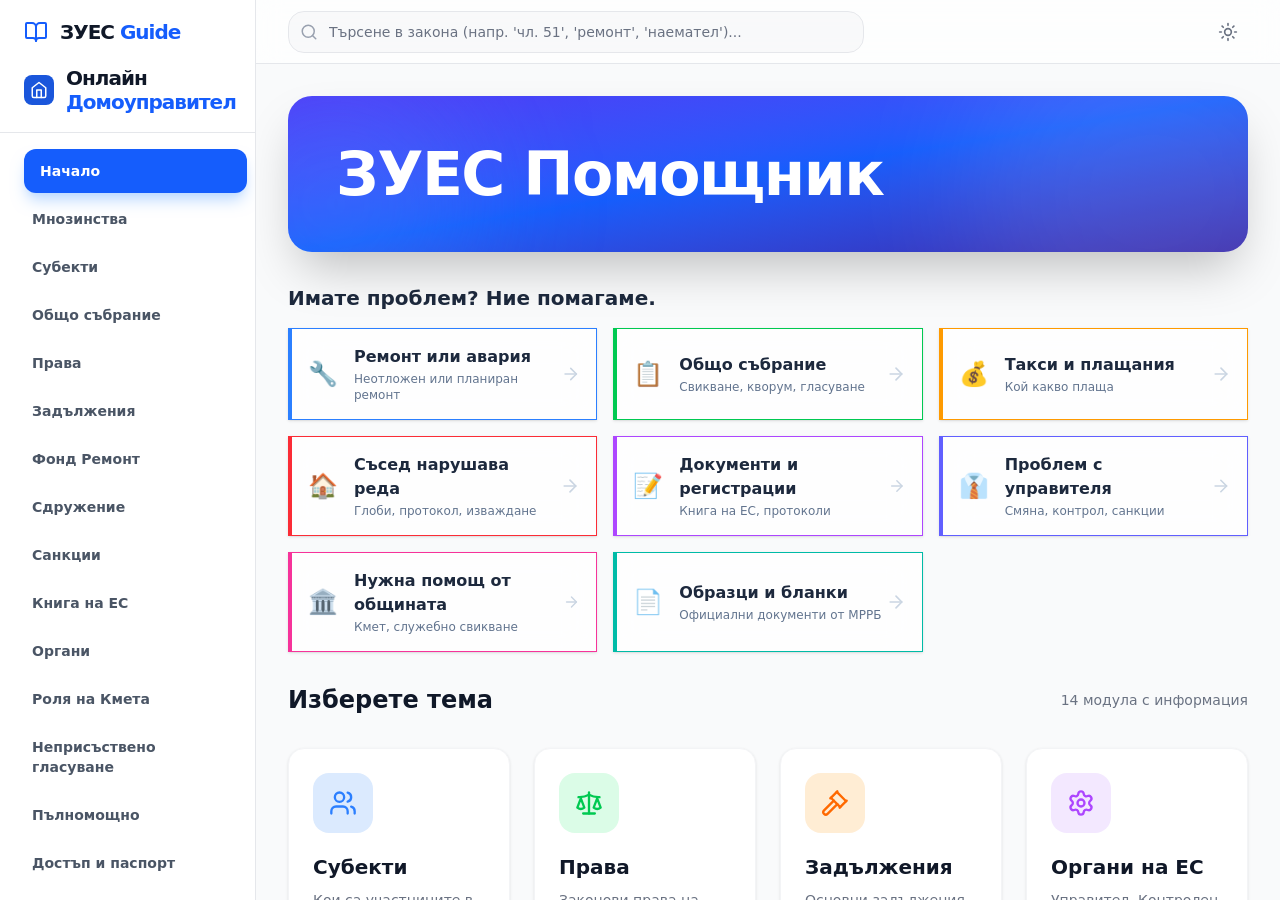
<file: guide/index.html>
<!doctype html>
<html lang="en">
  <head>
    <meta charset="UTF-8" />
    <link rel="icon" type="image/svg+xml" href="./favicon.svg" />
    <meta name="viewport" content="width=device-width, initial-scale=1.0" />
    <title>guide</title>
    <script type="module" crossorigin src="./assets/index-BDkBcol9.js"></script>
    <link rel="stylesheet" crossorigin href="./assets/index-DOnbQVn1.css">
  </head>
  <body>
    <div id="root"></div>
  </body>
</html>
</file>
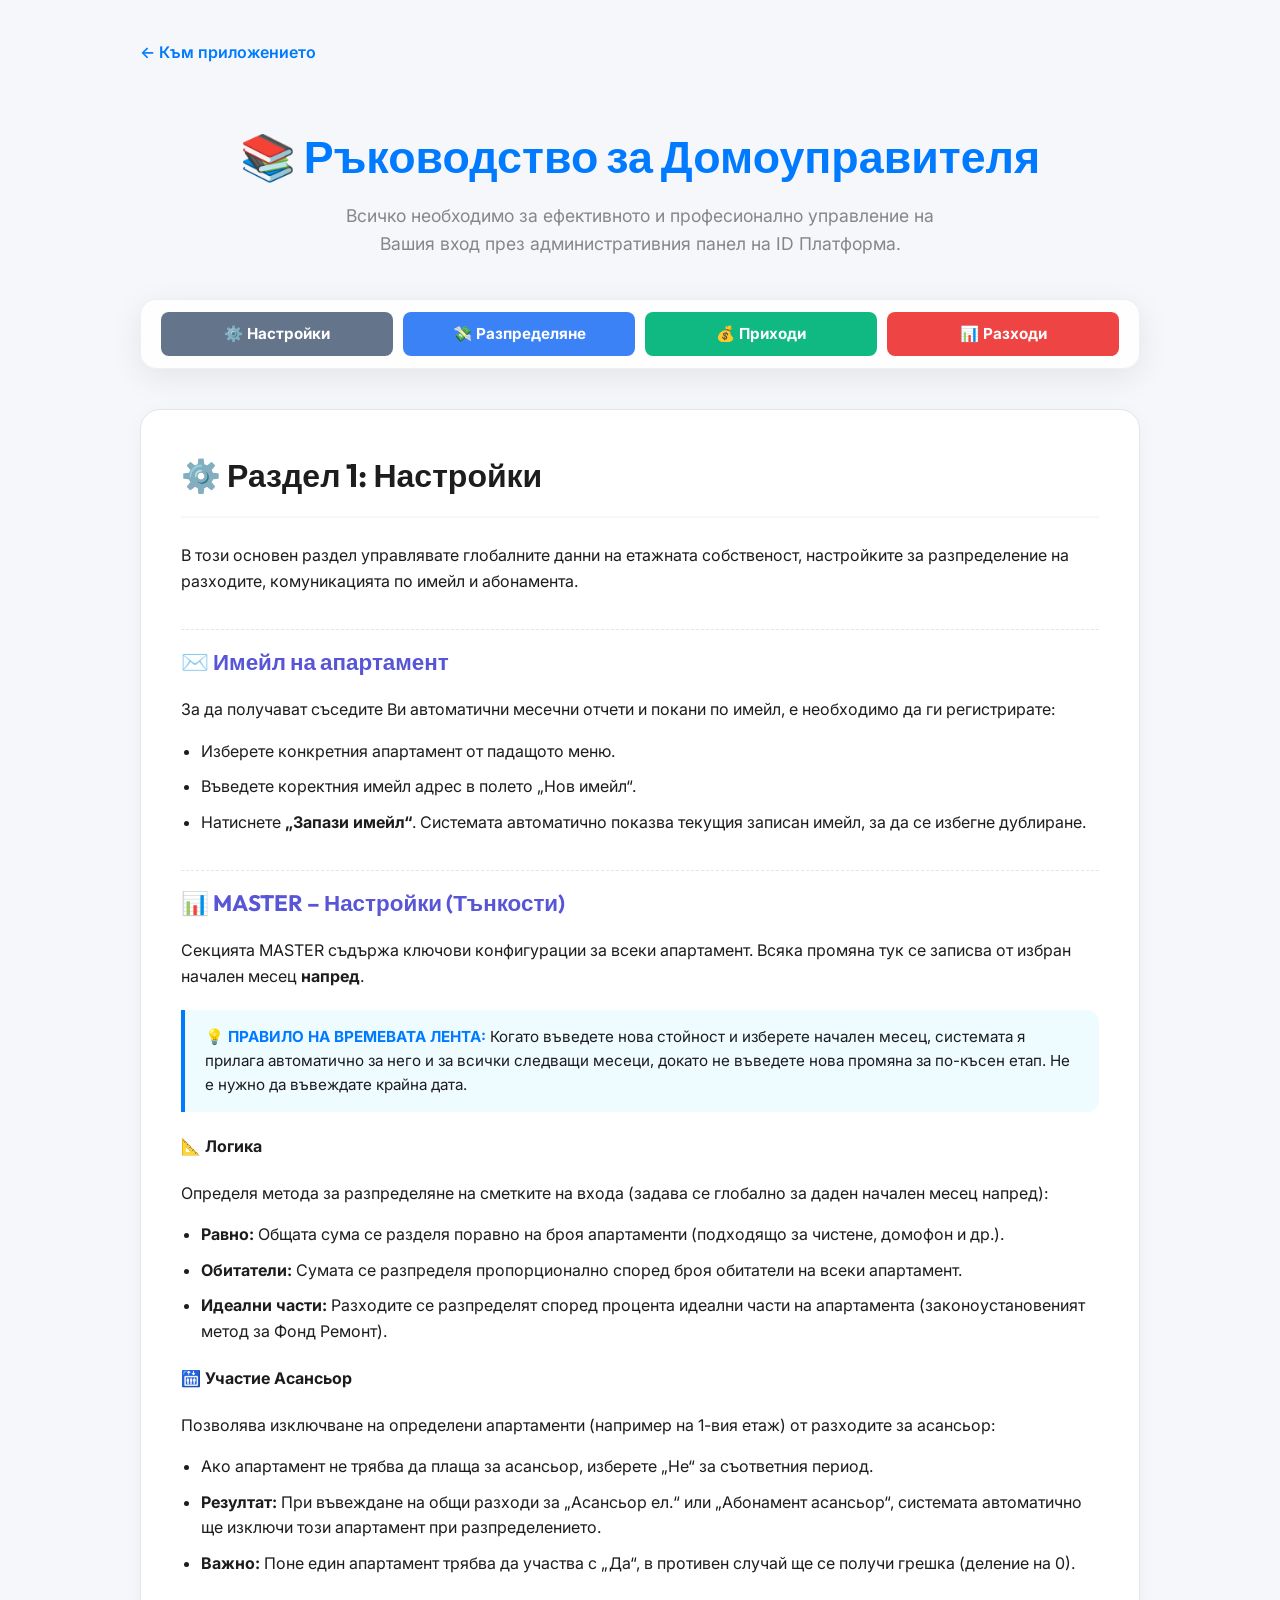
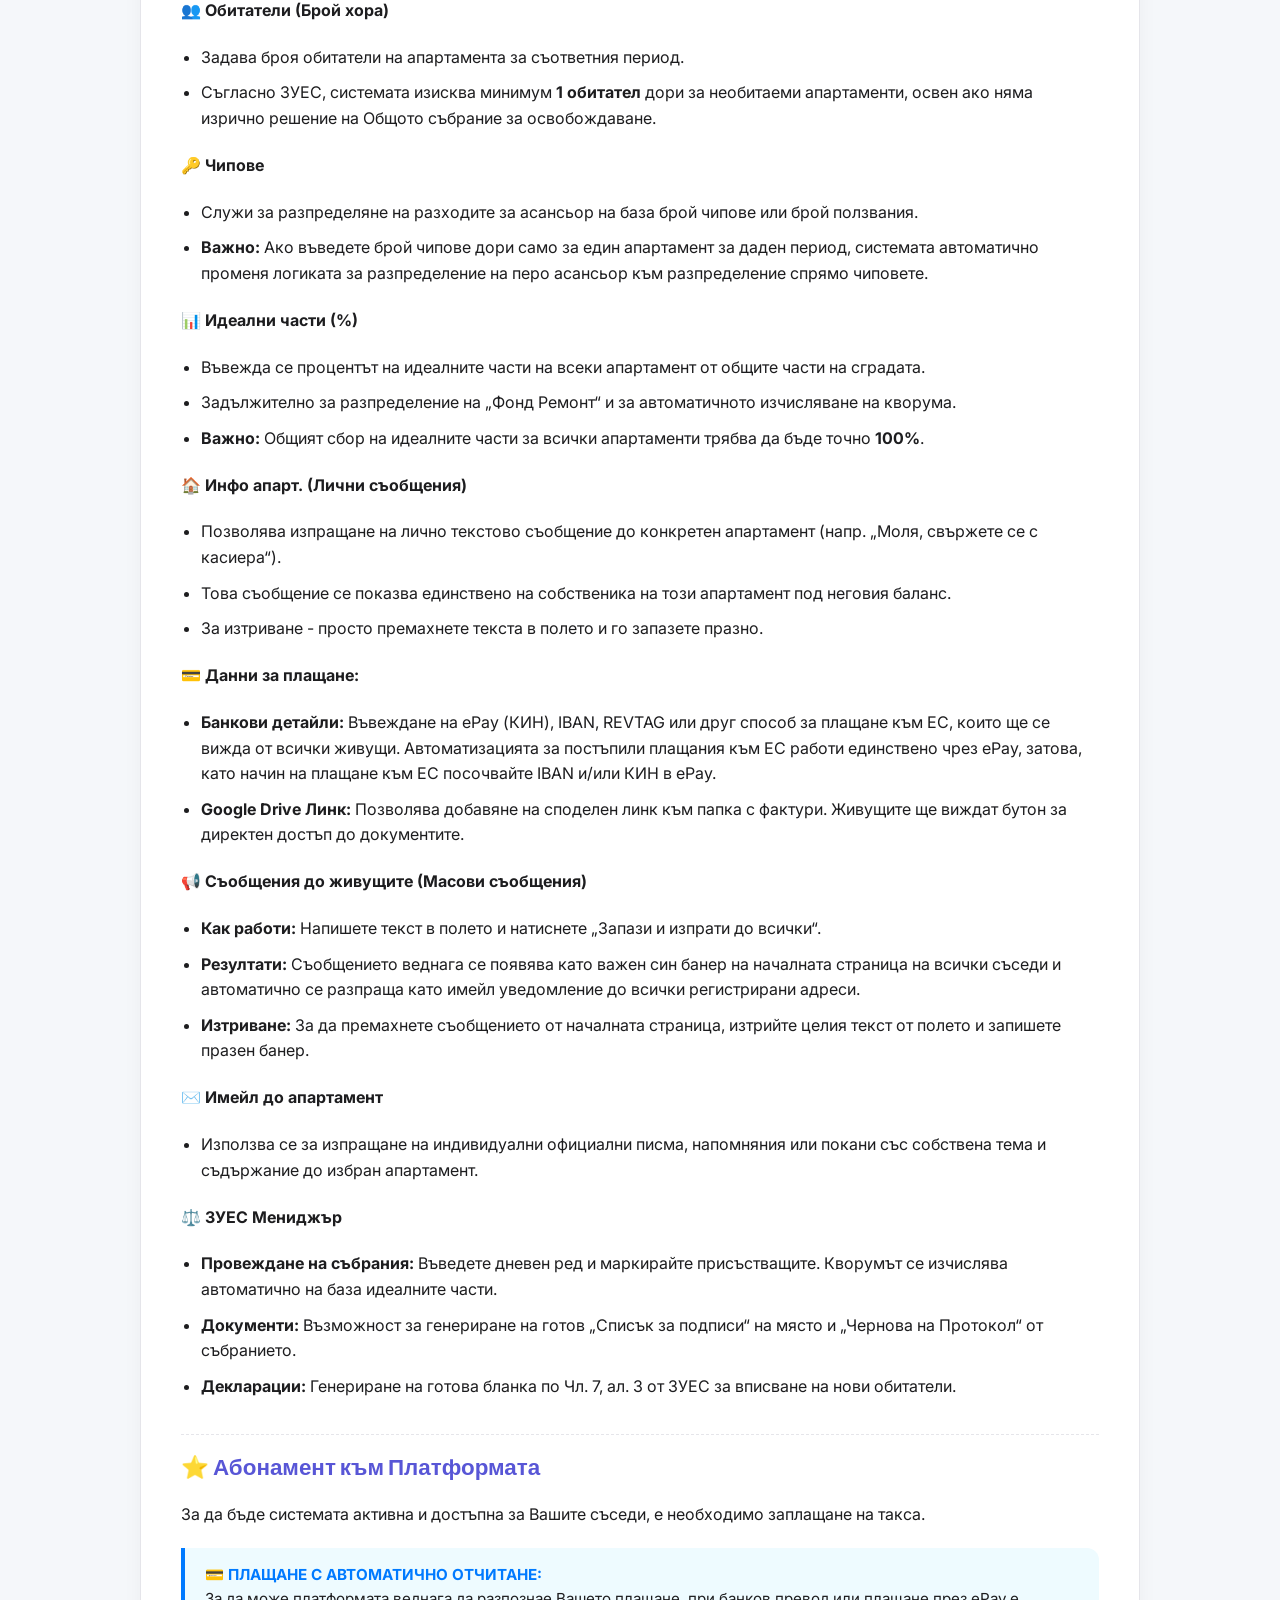
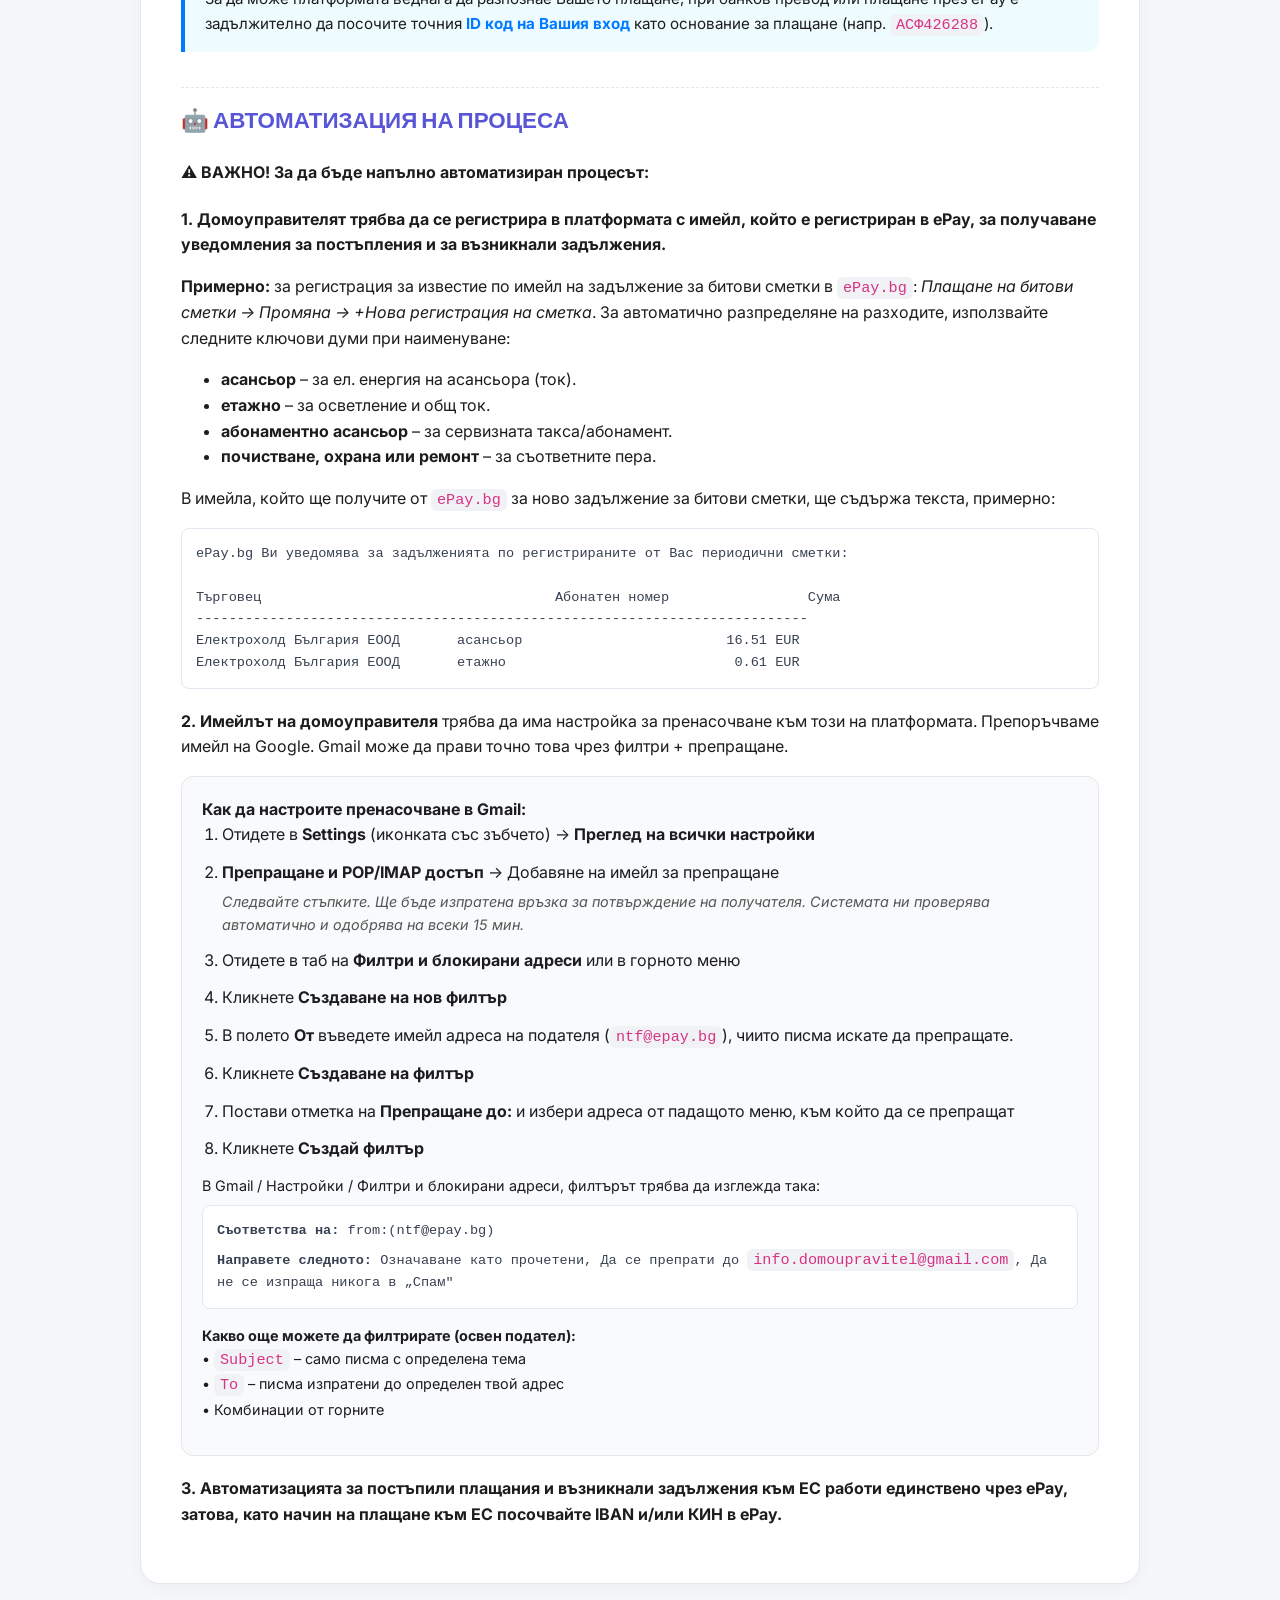
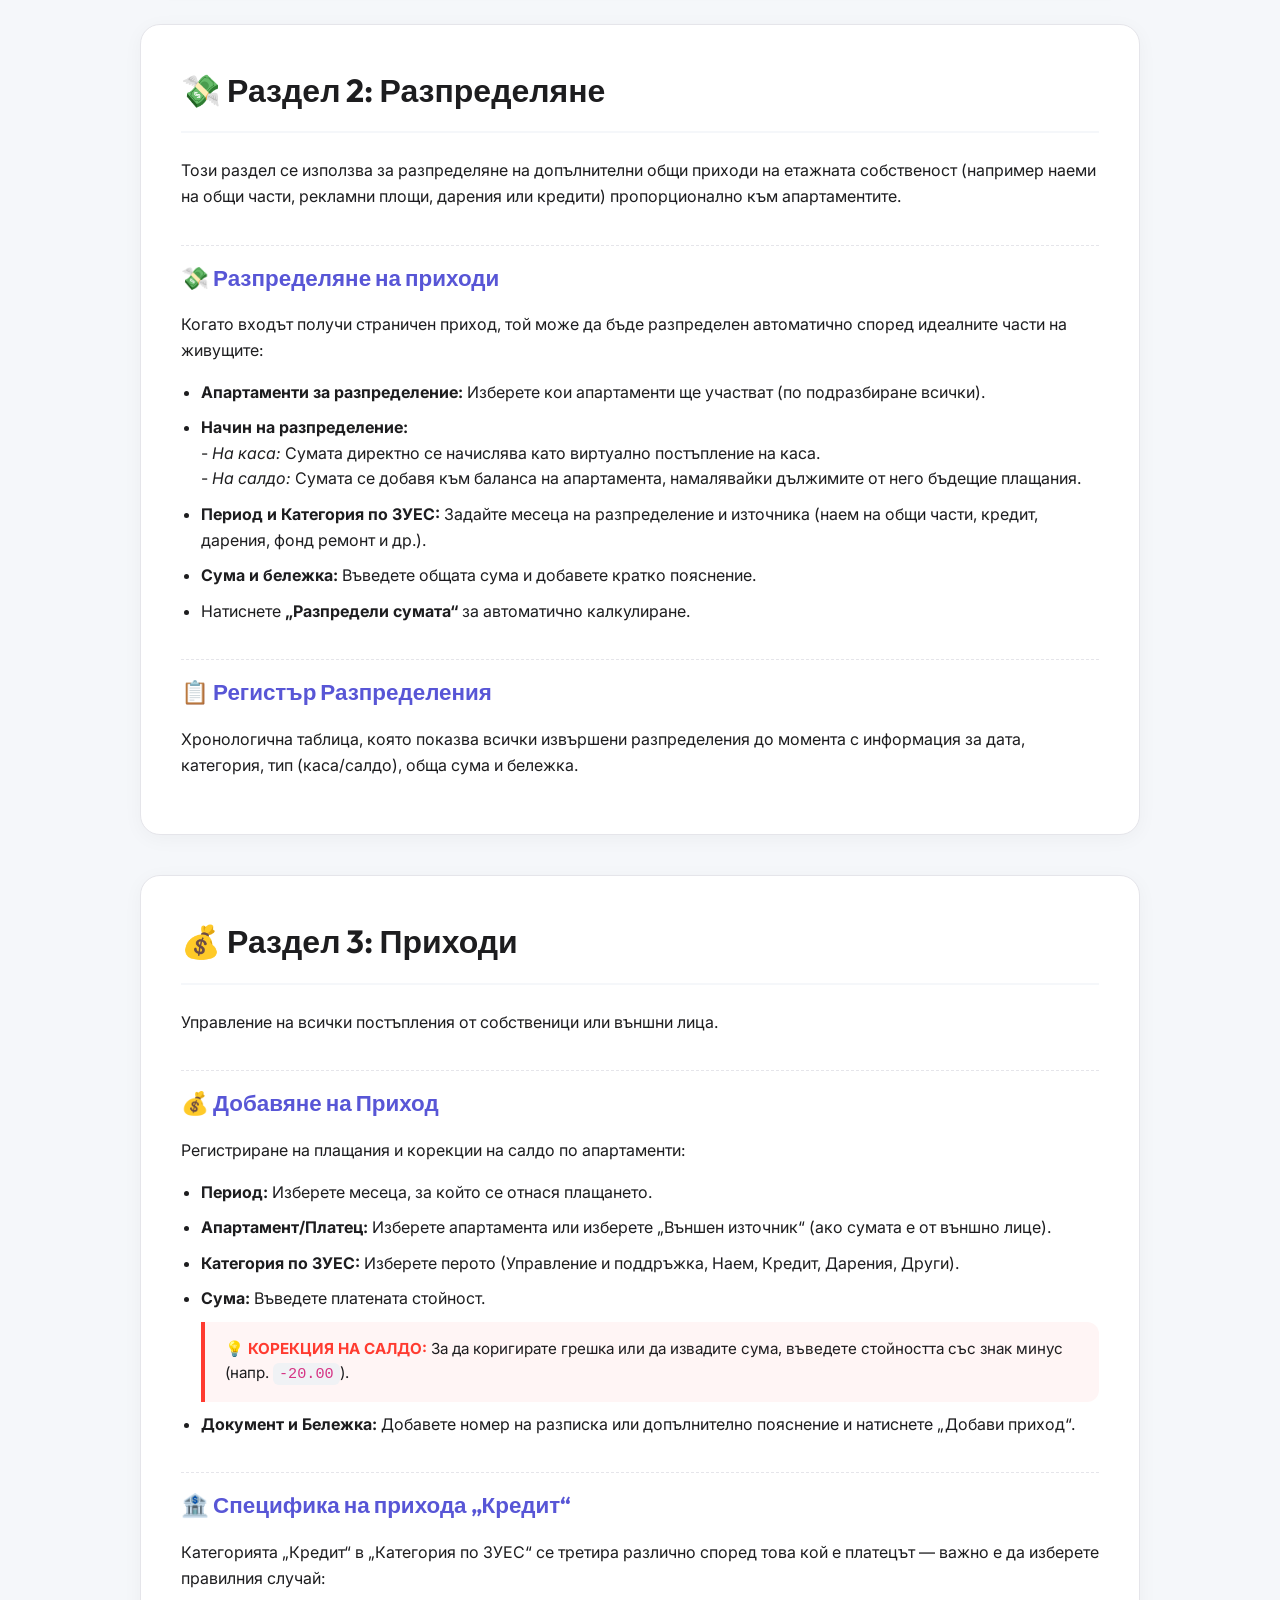
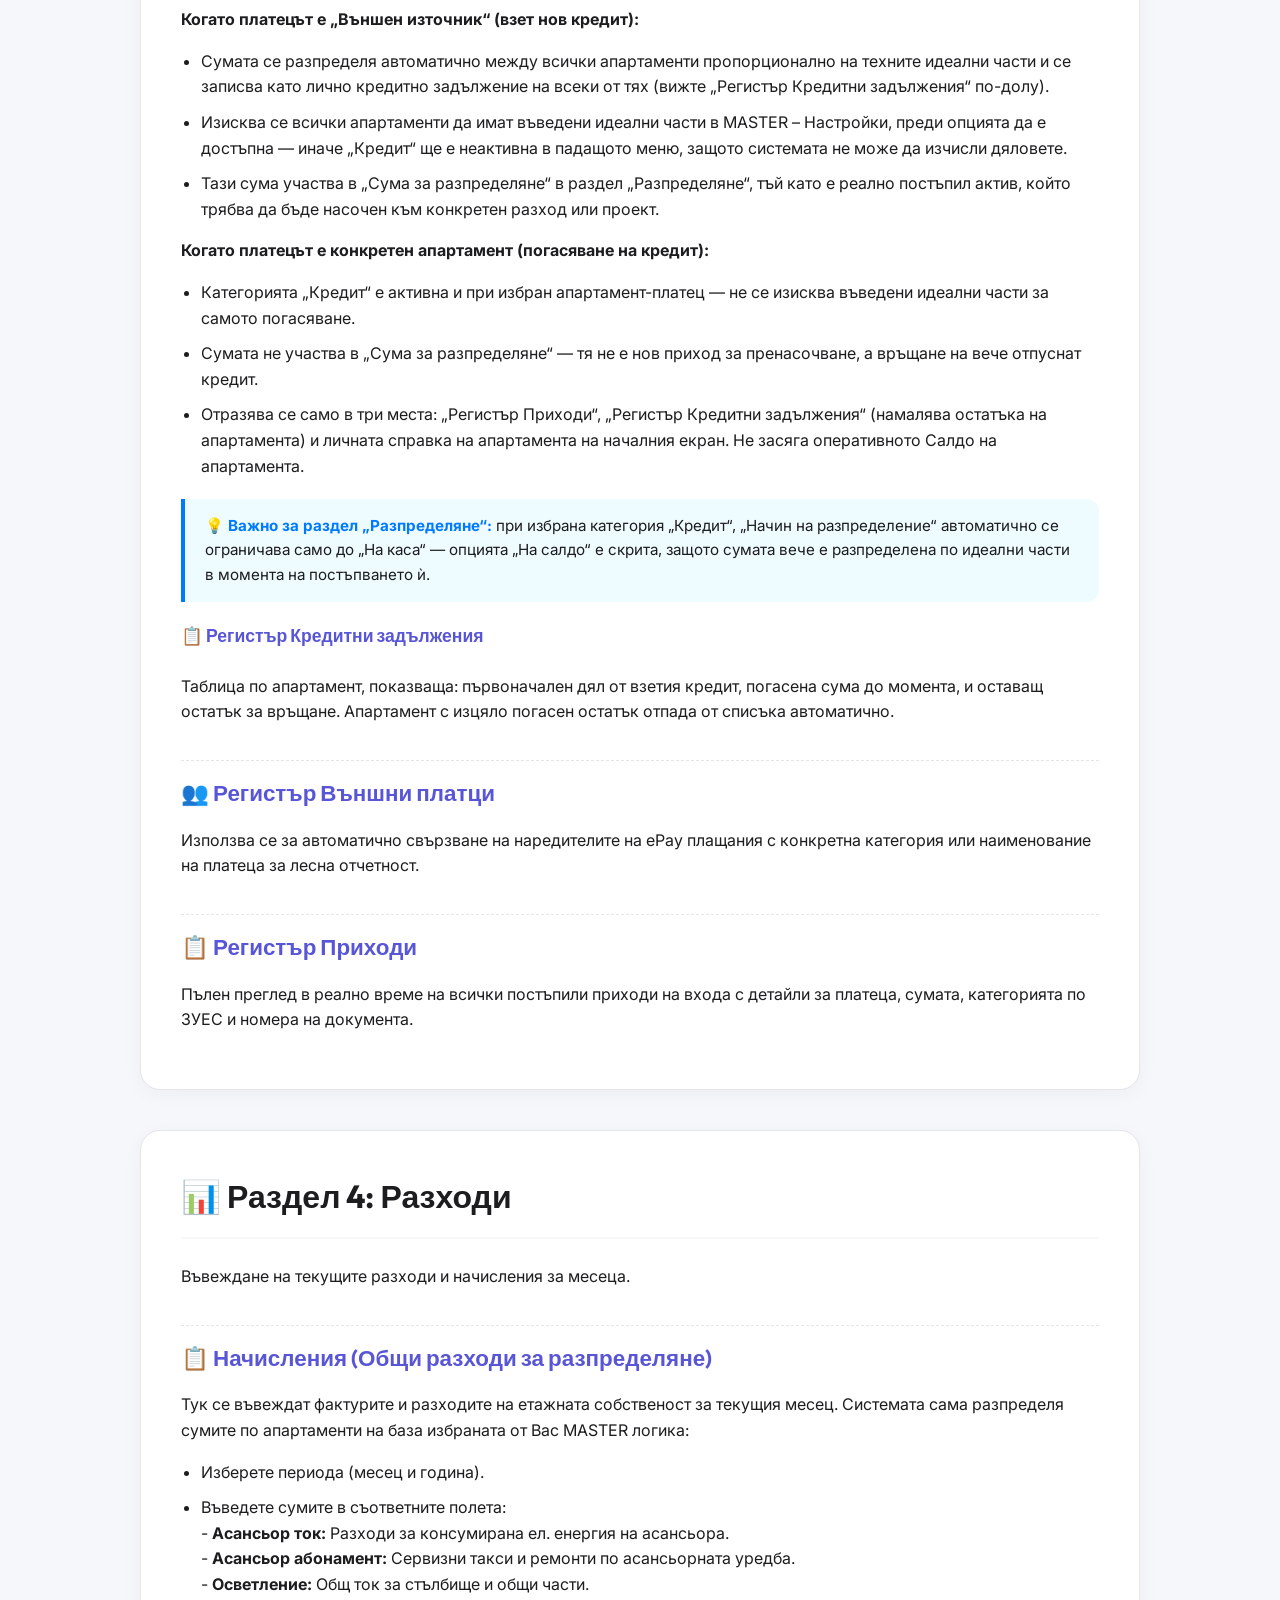
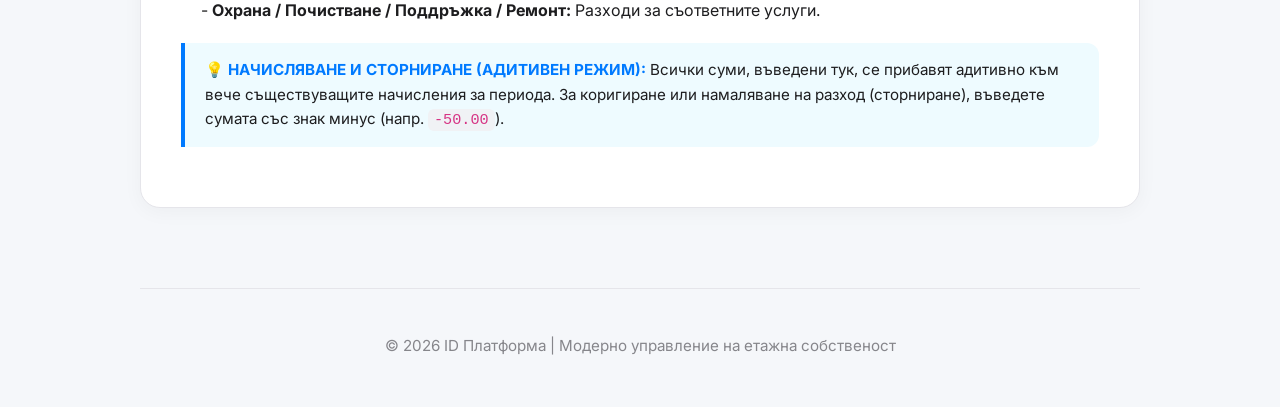
<file: admin_guide.html>
<!DOCTYPE html>
<html lang="bg">

<head>
    <meta charset="UTF-8">
    <meta name="viewport" content="width=device-width, initial-scale=1.0">
    <title>Ръководство за Домоуправителя | ID Платформа</title>
    <link href="https://fonts.googleapis.com/css2?family=Inter:wght@400;500;600;700&family=Outfit:wght@600;700;800&display=swap"
        rel="stylesheet">
    <style>
        :root {
            --primary: #007aff;
            --primary-light: #eefbff;
            --secondary: #5856d6;
            --success: #34c759;
            --success-light: #eafaf1;
            --warning: #ff9500;
            --warning-light: #fff9db;
            --danger: #ff3b30;
            --danger-light: #fff5f5;
            --bg: #f5f7fa;
            --card: #ffffff;
            --text: #1d1d1f;
            --text-muted: #86868b;
            --border: #e5e5ea;
        }

        body {
            font-family: 'Inter', -apple-system, sans-serif;
            background-color: var(--bg);
            color: var(--text);
            line-height: 1.6;
            margin: 0;
            padding: 0;
            scroll-behavior: smooth;
        }

        .container {
            max-width: 1000px;
            margin: 0 auto;
            padding: 40px 20px;
        }

        header {
            text-align: center;
            margin-bottom: 40px;
        }

        h1 {
            font-family: 'Outfit', sans-serif;
            font-size: 2.8rem;
            margin-bottom: 10px;
            color: var(--primary);
            font-weight: 800;
        }

        .header-subtitle {
            font-size: 1.1rem;
            color: var(--text-muted);
            max-width: 600px;
            margin: 0 auto;
        }

        /* Modern Floating Navigation Menu */
        .guide-nav {
            background: rgba(255, 255, 255, 0.85);
            backdrop-filter: blur(20px);
            -webkit-backdrop-filter: blur(20px);
            padding: 12px 20px;
            border-radius: 16px;
            box-shadow: 0 8px 32px rgba(0, 0, 0, 0.08);
            margin-bottom: 40px;
            position: sticky;
            top: 20px;
            z-index: 1000;
            border: 1px solid rgba(229, 229, 234, 0.6);
        }

        .guide-nav ul.main-menu {
            list-style: none;
            padding: 0;
            margin: 0;
            display: grid;
            grid-template-columns: 1fr 1fr 1fr 1fr;
            gap: 10px;
        }

        .guide-nav li.menu-item {
            position: relative;
        }

        /* Colors mimicking admin panel */
        .guide-nav li.menu-item:nth-child(1) > a { background: #64748b; color: white; }
        .guide-nav li.menu-item:nth-child(2) > a { background: #3b82f6; color: white; }
        .guide-nav li.menu-item:nth-child(3) > a { background: #10b981; color: white; }
        .guide-nav li.menu-item:nth-child(4) > a { background: #ef4444; color: white; }

        .guide-nav li.menu-item > a {
            text-decoration: none;
            font-size: 0.95rem;
            font-weight: 700;
            padding: 10px;
            border-radius: 8px;
            transition: opacity 0.2s ease;
            display: flex;
            align-items: center;
            justify-content: center;
            gap: 8px;
            text-align: center;
        }

        .guide-nav li.menu-item:hover > a {
            opacity: 0.85;
        }

        /* Dropdowns */
        .guide-nav ul.submenu {
            position: absolute;
            top: 100%;
            left: 50%;
            transform: translateX(-50%) translateY(10px);
            background: var(--card);
            border: 1px solid var(--border);
            border-radius: 12px;
            box-shadow: 0 10px 30px rgba(0, 0, 0, 0.12);
            padding: 8px 0;
            list-style: none;
            min-width: 240px;
            display: none;
            z-index: 1001;
            opacity: 0;
            transition: all 0.2s ease;
        }

        .guide-nav li.menu-item:hover ul.submenu {
            display: block;
            opacity: 1;
            transform: translateX(-50%) translateY(5px);
        }

        .guide-nav ul.submenu li a {
            display: block;
            padding: 10px 16px;
            color: var(--text);
            text-decoration: none;
            font-size: 0.88rem;
            font-weight: 500;
            transition: all 0.15s ease;
        }

        .guide-nav ul.submenu li a:hover {
            background: var(--primary-light);
            color: var(--primary);
            padding-left: 20px;
        }

        /* Sections and Content Layout */
        .section {
            background: var(--card);
            padding: 40px;
            border-radius: 20px;
            box-shadow: 0 4px 20px rgba(0, 0, 0, 0.04);
            margin-bottom: 40px;
            border: 1px solid var(--border);
            scroll-margin-top: 100px;
        }

        h2.section-title {
            font-family: 'Outfit', sans-serif;
            font-size: 2rem;
            margin-top: 0;
            display: flex;
            align-items: center;
            gap: 12px;
            border-bottom: 2px solid var(--bg);
            padding-bottom: 15px;
            margin-bottom: 25px;
            color: var(--text);
        }

        .subsection {
            margin-top: 35px;
            padding-top: 15px;
            border-top: 1px dashed var(--border);
            scroll-margin-top: 100px;
        }

        h3.subsection-title {
            font-family: 'Outfit', sans-serif;
            font-size: 1.4rem;
            color: var(--secondary);
            margin-top: 0;
            margin-bottom: 15px;
            display: flex;
            align-items: center;
            gap: 8px;
        }

        .pro-tip {
            background: var(--primary-light);
            border-left: 4px solid var(--primary);
            padding: 15px 20px;
            border-radius: 0 12px 12px 0;
            margin: 20px 0;
            font-size: 0.95rem;
        }

        .pro-tip strong {
            color: var(--primary);
        }

        .warning-box {
            background: var(--danger-light);
            border-left: 4px solid var(--danger);
            padding: 15px 20px;
            border-radius: 0 12px 12px 0;
            margin: 20px 0;
            font-size: 0.95rem;
        }

        .warning-box strong {
            color: var(--danger);
        }

        .info-box {
            background: var(--warning-light);
            border-left: 4px solid var(--warning);
            padding: 15px 20px;
            border-radius: 0 12px 12px 0;
            margin: 20px 0;
            font-size: 0.95rem;
        }

        .info-box strong {
            color: var(--warning);
        }

        ul.features {
            padding-left: 20px;
            margin: 15px 0;
        }

        ul.features li {
            margin-bottom: 10px;
        }

        code {
            background: #f0f2f5;
            padding: 2px 6px;
            border-radius: 6px;
            font-family: monospace;
            font-size: 0.95rem;
            color: #d63384;
        }

        .back-link {
            display: inline-flex;
            align-items: center;
            gap: 6px;
            margin-bottom: 25px;
            text-decoration: none;
            color: var(--primary);
            font-weight: 600;
            transition: transform 0.2s ease;
        }

        .back-link:hover {
            transform: translateX(-4px);
        }

        footer {
            text-align: center;
            margin-top: 80px;
            color: var(--text-muted);
            font-size: 0.95rem;
            border-top: 1px solid var(--border);
            padding-top: 30px;
        }

        .step-guide {
            background: #f8fafc;
            border: 1px solid var(--border);
            padding: 20px;
            border-radius: 12px;
            margin-top: 15px;
        }

        .step-guide ol {
            padding-left: 20px;
            margin: 0;
        }

        .step-guide li {
            margin-bottom: 12px;
        }

        @media (max-width: 820px) {
            h1 {
                font-size: 1.8rem;
            }
            header {
                margin-bottom: 20px;
            }
            .header-subtitle {
                font-size: 0.95rem;
            }
            
            .guide-nav {
                position: sticky;
                top: 10px;
                padding: 10px;
                z-index: 1000;
            }

            .guide-nav ul.main-menu {
                display: grid;
                grid-template-columns: 1fr 1fr;
                gap: 8px;
            }

            .guide-nav li.menu-item {
                width: 100%;
            }

            .guide-nav li.menu-item > a {
                justify-content: center;
                padding: 8px;
                font-size: 0.85rem;
            }

            .guide-nav ul.submenu {
                position: absolute;
                top: 100%;
                left: 0;
                transform: none;
                width: 100%;
                box-shadow: 0 4px 12px rgba(0,0,0,0.15);
                border: 1px solid var(--border);
                background: #fff;
                margin-top: 5px;
                display: none;
                z-index: 1002;
            }

            .guide-nav li.menu-item:hover ul.submenu,
            .guide-nav li.menu-item:active ul.submenu {
                display: block;
                transform: none;
            }
        }
    </style>
</head>

<body>

    <div class="container">
        <a href="index.html" class="back-link" onclick="const h = sessionStorage.getItem('originalHash') || ''; location.href='index.html'+h; return false;">
            ← Към приложението
        </a>

        <header>
            <h1>📚 Ръководство за Домоуправителя</h1>
            <p class="header-subtitle">Всичко необходимо за ефективното и професионално управление на Вашия вход през административния панел на ID Платформа.</p>
        </header>

        <!-- Floating Navigation Menu -->
        <nav class="guide-nav">
            <ul class="main-menu">
                <li class="menu-item">
                    <a href="#section-settings">⚙️ Настройки</a>
                    <ul class="submenu">
                        <li><a href="#sub-emails">✉️ Имейл на апартамент</a></li>
                        <li><a href="#sub-master">📊 MASTER Настройки</a></li>
                        <li><a href="#sub-subscription">⭐ Абонамент</a></li>
                        <li><a href="#sub-automation">🤖 Автоматизация</a></li>
                    </ul>
                </li>
                <li class="menu-item">
                    <a href="#section-distribution">💸 Разпределяне</a>
                    <ul class="submenu">
                        <li><a href="#sub-dist-income">💸 Разпределяне на приходи</a></li>
                        <li><a href="#sub-dist-registry">📋 Регистър разпределения</a></li>
                    </ul>
                </li>
                <li class="menu-item">
                    <a href="#section-incomes">💰 Приходи</a>
                    <ul class="submenu">
                        <li><a href="#sub-inc-add">💰 Добавяне на приход</a></li>
                        <li><a href="#sub-inc-credit">🏦 Специфика приход „Кредит“</a></li>
                        <li><a href="#sub-inc-payers">👥 Външни платци</a></li>
                        <li><a href="#sub-inc-registry">📋 Регистър приходи</a></li>
                    </ul>
                </li>
                <li class="menu-item">
                    <a href="#section-expenses">📊 Разходи</a>
                    <ul class="submenu">
                        <li><a href="#sub-exp-charges">📋 Начисления</a></li>
                    </ul>
                </li>
            </ul>
        </nav>

        <!-- SECTION 1: SETTINGS -->
        <div id="section-settings" class="section">
            <h2 class="section-title">⚙️ Раздел 1: Настройки</h2>
            <p>В този основен раздел управлявате глобалните данни на етажната собственост, настройките за разпределение на разходите, комуникацията по имейл и абонамента.</p>

            <div id="sub-emails" class="subsection">
                <h3 class="subsection-title">✉️ Имейл на апартамент</h3>
                <p>За да получават съседите Ви автоматични месечни отчети и покани по имейл, е необходимо да ги регистрирате:</p>
                <ul class="features">
                    <li>Изберете конкретния апартамент от падащото меню.</li>
                    <li>Въведете коректния имейл адрес в полето „Нов имейл“.</li>
                    <li>Натиснете <strong>„Запази имейл“</strong>. Системата автоматично показва текущия записан имейл, за да се избегне дублиране.</li>
                </ul>
            </div>

            <div id="sub-master" class="subsection">
                <h3 class="subsection-title">📊 MASTER – Настройки (Тънкости)</h3>
                <p>Секцията MASTER съдържа ключови конфигурации за всеки апартамент. Всяка промяна тук се записва от избран начален месец <strong>напред</strong>.</p>
                
                <div class="pro-tip">
                    <strong>💡 ПРАВИЛО НА ВРЕМЕВАТА ЛЕНТА:</strong> Когато въведете нова стойност и изберете начален месец, системата я прилага автоматично за него и за всички следващи месеци, докато не въведете нова промяна за по-късен етап. Не е нужно да въвеждате крайна дата.
                </div>

                <h4>📐 Логика</h4>
                <p>Определя метода за разпределяне на сметките на входа (задава се глобално за даден начален месец напред):</p>
                <ul class="features">
                    <li><strong>Равно:</strong> Общата сума се разделя поравно на броя апартаменти (подходящо за чистене, домофон и др.).</li>
                    <li><strong>Обитатели:</strong> Сумата се разпределя пропорционално според броя обитатели на всеки апартамент.</li>
                    <li><strong>Идеални части:</strong> Разходите се разпределят според процента идеални части на апартамента (законоустановеният метод за Фонд Ремонт).</li>
                </ul>

                <h4>🛗 Участие Асансьор</h4>
                <p>Позволява изключване на определени апартаменти (например на 1-вия етаж) от разходите за асансьор:</p>
                <ul class="features">
                    <li>Ако апартамент не трябва да плаща за асансьор, изберете „Не“ за съответния период.</li>
                    <li><strong>Резултат:</strong> При въвеждане на общи разходи за „Асансьор ел.“ или „Абонамент асансьор“, системата автоматично ще изключи този апартамент при разпределението.</li>
                    <li><strong>Важно:</strong> Поне един апартамент трябва да участва с „Да“, в противен случай ще се получи грешка (деление на 0).</li>
                </ul>

                <h4>👥 Обитатели (Брой хора)</h4>
                <ul class="features">
                    <li>Задава броя обитатели на апартамента за съответния период.</li>
                    <li>Съгласно ЗУЕС, системата изисква минимум <strong>1 обитател</strong> дори за необитаеми апартаменти, освен ако няма изрично решение на Общото събрание за освобождаване.</li>
                </ul>

                <h4>🔑 Чипове</h4>
                <ul class="features">
                    <li>Служи за разпределяне на разходите за асансьор на база брой чипове или брой ползвания.</li>
                    <li><strong>Важно:</strong> Ако въведете брой чипове дори само за един апартамент за даден период, системата автоматично променя логиката за разпределение на перо асансьор към разпределение спрямо чиповете.</li>
                </ul>

                <h4>📊 Идеални части (%)</h4>
                <ul class="features">
                    <li>Въвежда се процентът на идеалните части на всеки апартамент от общите части на сградата.</li>
                    <li>Задължително за разпределение на „Фонд Ремонт“ и за автоматичното изчисляване на кворума.</li>
                    <li><strong>Важно:</strong> Общият сбор на идеалните части за всички апартаменти трябва да бъде точно <strong>100%</strong>.</li>
                </ul>

                <h4>🏠 Инфо апарт. (Лични съобщения)</h4>
                <ul class="features">
                    <li>Позволява изпращане на лично текстово съобщение до конкретен апартамент (напр. „Моля, свържете се с касиера“).</li>
                    <li>Това съобщение се показва единствено на собственика на този апартамент под неговия баланс.</li>
                    <li>За изтриване - просто премахнете текста в полето и го запазете празно.</li>
                </ul>

                <h4>💳 Данни за плащане:</h4>
                <ul class="features">
                    <li><strong>Банкови детайли:</strong> Въвеждане на ePay (КИН), IBAN, REVTAG или друг способ за плащане към ЕС, които ще се вижда от всички живущи. Автоматизацията за постъпили плащания към ЕС работи единствено чрез ePay, затова, като начин на плащане към ЕС посочвайте IBAN и/или КИН в ePay.</li>
                    <li><strong>Google Drive Линк:</strong> Позволява добавяне на споделен линк към папка с фактури. Живущите ще виждат бутон за директен достъп до документите.</li>
                </ul>

                <h4>📢 Съобщения до живущите (Масови съобщения)</h4>
                <ul class="features">
                    <li><strong>Как работи:</strong> Напишете текст в полето и натиснете „Запази и изпрати до всички“.</li>
                    <li><strong>Резултати:</strong> Съобщението веднага се появява като важен син банер на началната страница на всички съседи и автоматично се разпраща като имейл уведомление до всички регистрирани адреси.</li>
                    <li><strong>Изтриване:</strong> За да премахнете съобщението от началната страница, изтрийте целия текст от полето и запишете празен банер.</li>
                </ul>

                <h4>✉️ Имейл до апартамент</h4>
                <ul class="features">
                    <li>Използва се за изпращане на индивидуални официални писма, напомняния или покани със собствена тема и съдържание до избран апартамент.</li>
                </ul>

                <h4>⚖️ ЗУЕС Мениджър</h4>
                <ul class="features">
                    <li><strong>Провеждане на събрания:</strong> Въведете дневен ред и маркирайте присъстващите. Кворумът се изчислява автоматично на база идеалните части.</li>
                    <li><strong>Документи:</strong> Възможност за генериране на готов „Списък за подписи“ на място и „Чернова на Протокол“ от събранието.</li>
                    <li><strong>Декларации:</strong> Генериране на готова бланка по Чл. 7, ал. 3 от ЗУЕС за вписване на нови обитатели.</li>
                </ul>
            </div>

            <div id="sub-subscription" class="subsection">
                <h3 class="subsection-title">⭐ Абонамент към Платформата</h3>
                <p>За да бъде системата активна и достъпна за Вашите съседи, е необходимо заплащане на такса.</p>
                <div class="pro-tip">
                    <strong>💳 ПЛАЩАНЕ С АВТОМАТИЧНО ОТЧИТАНЕ:</strong><br>
                    За да може платформата веднага да разпознае Вашето плащане, при банков превод или плащане през ePay е задължително да посочите точния <strong>ID код на Вашия вход</strong> като основание за плащане (напр. <code>АСФ426288</code>).
                </div>
            </div>

            <div id="sub-automation" class="subsection">
                <h3 class="subsection-title">🤖 АВТОМАТИЗАЦИЯ НА ПРОЦЕСА</h3>
                <div class="important-box">
                    <h4>⚠️ ВАЖНО! За да бъде напълно автоматизиран процесът:</h4>
    
                    <p><strong>1. Домоуправителят трябва да се регистрира в платформата с имейл, който е регистриран в ePay, за получаване уведомления за постъпления и за възникнали задължения.</strong></p>
    
                    <p>
                        <strong>Примерно:</strong> за регистрация за известие по имейл на задължение за битови сметки в <code>ePay.bg</code>: <i>Плащане на битови сметки → Промяна → +Нова регистрация на сметка</i>.
                        За автоматично разпределяне на разходите, използвайте следните ключови думи при наименуване:
                    </p>
                    <ul style="margin-top: 10px; margin-bottom: 10px;">
                        <li><strong>асансьор</strong> – за ел. енергия на асансьора (ток).</li>
                        <li><strong>етажно</strong> – за осветление и общ ток.</li>
                        <li><strong>абонаментно асансьор</strong> – за сервизната такса/абонамент.</li>
                        <li><strong>почистване, охрана или ремонт</strong> – за съответните пера.</li>
                    </ul>
    
                    <p>В имейла, който ще получите от <code>ePay.bg</code> за ново задължение за битови сметки, ще съдържа текста, примерно:</p>
    
                    <div style="background: white; border: 1px solid #e2e8f0; border-radius: 8px; padding: 14px; margin: 12px 0 20px; font-family: monospace; font-size: 0.85rem; color: #374151; white-space: pre-wrap;">ePay.bg Ви уведомява за задълженията по регистрираните от Вас периодични сметки:

Търговец                                    Абонатен номер                 Сума
---------------------------------------------------------------------------
Електрохолд България ЕООД       асансьор                         16.51 EUR
Електрохолд България ЕООД       етажно                            0.61 EUR</div>
    
                    <p><strong>2. Имейлът на домоуправителя</strong> трябва да има настройка за пренасочване към този на платформата. Препоръчваме имейл на Google. Gmail може да прави точно това чрез филтри + препращане.</p>
    
                    <div class="step-guide">
                        <strong>Как да настроите пренасочване в Gmail:</strong>
                        <ol>
                            <li>Отидете в <strong>Settings</strong> (иконката със зъбчето) → <strong>Преглед на всички настройки</strong></li>
                            <li><strong>Препращане и POP/IMAP достъп</strong> → Добавяне на имейл за препращане<br>
                                <span style="font-size: 0.9rem; color: #555; display: block; margin-top: 4px;"><i>Следвайте стъпките. Ще бъде изпратена връзка за потвърждение на получателя. Системата ни проверява автоматично и одобрява на всеки 15 мин.</i></span>
                            </li>
                            <li>Отидете в таб на <strong>Филтри и блокирани адреси</strong> или в горното меню</li>
                            <li>Кликнете <strong>Създаване на нов филтър</strong></li>
                            <li>В полето <strong>От</strong> въведете имейл адреса на подателя (<code>ntf@epay.bg</code>), чиито писма искате да препращате.</li>
                            <li>Кликнете <strong>Създаване на филтър</strong></li>
                            <li>Постави отметка на <strong>Препращане до:</strong> и избери адреса от падащото меню, към който да се препращат</li>
                            <li>Кликнете <strong>Създай филтър</strong></li>
                        </ol>
                        <p style="margin-top: 12px; margin-bottom: 8px; font-size: 0.9rem;">В Gmail / Настройки / Филтри и блокирани адреси, филтърът трябва да изглежда така:</p>
                        <div style="background: white; border: 1px solid #e2e8f0; border-radius: 8px; padding: 14px; margin-bottom: 12px;">
                            <p style="margin: 0 0 6px; font-family: monospace; font-size: 0.85rem; color: #374151;"><strong>Съответства на:</strong> from:(ntf@epay.bg)</p>
                            <p style="margin: 0; font-family: monospace; font-size: 0.85rem; color: #374151;"><strong>Направете следното:</strong> Означаване като прочетени, Да се препрати до <code>info.domoupravitel@gmail.com</code>, Да не се изпраща никога в „Спам"</p>
                        </div>
                        <p style="margin-top:15px; font-size: 0.9rem;">
                            <strong>Какво още можете да филтрирате (освен подател):</strong><br>
                            • <code>Subject</code> – само писма с определена тема<br>
                            • <code>To</code> – писма изпратени до определен твой адрес<br>
                            • Комбинации от горните
                        </p>
                    </div>

                    <p style="margin-top: 20px;"><strong>3. Автоматизацията за постъпили плащания и възникнали задължения към ЕС работи единствено чрез ePay, затова, като начин на плащане към ЕС посочвайте IBAN и/или КИН в ePay.</strong></p>
                </div>
            </div>
        </div>

        <!-- SECTION 2: DISTRIBUTION -->
        <div id="section-distribution" class="section">
            <h2 class="section-title">💸 Раздел 2: Разпределяне</h2>
            <p>Този раздел се използва за разпределяне на допълнителни общи приходи на етажната собственост (например наеми на общи части, рекламни площи, дарения или кредити) пропорционално към апартаментите.</p>

            <div id="sub-dist-income" class="subsection">
                <h3 class="subsection-title">💸 Разпределяне на приходи</h3>
                <p>Когато входът получи страничен приход, той може да бъде разпределен автоматично според идеалните части на живущите:</p>
                <ul class="features">
                    <li><strong>Апартаменти за разпределение:</strong> Изберете кои апартаменти ще участват (по подразбиране всички).</li>
                    <li><strong>Начин на разпределение:</strong> 
                        <br>- <i>На каса:</i> Сумата директно се начислява като виртуално постъпление на каса.
                        <br>- <i>На салдо:</i> Сумата се добавя към баланса на апартамента, намалявайки дължимите от него бъдещие плащания.
                    </li>
                    <li><strong>Период и Категория по ЗУЕС:</strong> Задайте месеца на разпределение и източника (наем на общи части, кредит, дарения, фонд ремонт и др.).</li>
                    <li><strong>Сума и бележка:</strong> Въведете общата сума и добавете кратко пояснение.</li>
                    <li>Натиснете <strong>„Разпредели сумата“</strong> за автоматично калкулиране.</li>
                </ul>
            </div>

            <div id="sub-dist-registry" class="subsection">
                <h3 class="subsection-title">📋 Регистър Разпределения</h3>
                <p>Хронологична таблица, която показва всички извършени разпределения до момента с информация за дата, категория, тип (каса/салдо), обща сума и бележка.</p>
            </div>
        </div>

        <!-- SECTION 3: INCOMES -->
        <div id="section-incomes" class="section">
            <h2 class="section-title">💰 Раздел 3: Приходи</h2>
            <p>Управление на всички постъпления от собственици или външни лица.</p>

            <div id="sub-inc-add" class="subsection">
                <h3 class="subsection-title">💰 Добавяне на Приход</h3>
                <p>Регистриране на плащания и корекции на салдо по апартаменти:</p>
                <ul class="features">
                    <li><strong>Период:</strong> Изберете месеца, за който се отнася плащането.</li>
                    <li><strong>Апартамент/Платец:</strong> Изберете апартамента или изберете „Външен източник“ (ако сумата е от външно лице).</li>
                    <li><strong>Категория по ЗУЕС:</strong> Изберете перото (Управление и поддръжка, Наем, Кредит, Дарения, Други).</li>
                    <li><strong>Сума:</strong> Въведете платената стойност. 
                        <div class="warning-box" style="margin: 10px 0;">
                            <strong>💡 КОРЕКЦИЯ НА САЛДО:</strong> За да коригирате грешка или да извадите сума, въведете стойността със знак минус (напр. <code>-20.00</code>).
                        </div>
                    </li>
                    <li><strong>Документ и Бележка:</strong> Добавете номер на разписка или допълнително пояснение и натиснете „Добави приход“.</li>
                </ul>
            </div>

            <div id="sub-inc-credit" class="subsection">
                <h3 class="subsection-title">🏦 Специфика на прихода „Кредит“</h3>
                <p>Категорията „Кредит“ в „Категория по ЗУЕС“ се третира различно според това кой е платецът — важно е да изберете правилния случай:</p>
                
                <p><strong>Когато платецът е „Външен източник“ (взет нов кредит):</strong></p>
                <ul class="features">
                    <li>Сумата се разпределя автоматично между всички апартаменти пропорционално на техните идеални части и се записва като лично кредитно задължение на всеки от тях (вижте „Регистър Кредитни задължения“ по-долу).</li>
                    <li>Изисква се всички апартаменти да имат въведени идеални части в MASTER – Настройки, преди опцията да е достъпна — иначе „Кредит“ ще е неактивна в падащото меню, защото системата не може да изчисли дяловете.</li>
                    <li>Тази сума участва в „Сума за разпределяне“ в раздел „Разпределяне“, тъй като е реално постъпил актив, който трябва да бъде насочен към конкретен разход или проект.</li>
                </ul>

                <p><strong>Когато платецът е конкретен апартамент (погасяване на кредит):</strong></p>
                <ul class="features">
                    <li>Категорията „Кредит“ е активна и при избран апартамент-платец — не се изисква въведени идеални части за самото погасяване.</li>
                    <li>Сумата не участва в „Сума за разпределяне“ — тя не е нов приход за пренасочване, а връщане на вече отпуснат кредит.</li>
                    <li>Отразява се само в три места: „Регистър Приходи“, „Регистър Кредитни задължения“ (намалява остатъка на апартамента) и личната справка на апартамента на началния екран. Не засяга оперативното Салдо на апартамента.</li>
                </ul>

                <div class="pro-tip">
                    <strong>💡 Важно за раздел „Разпределяне“:</strong> при избрана категория „Кредит“, „Начин на разпределение“ автоматично се ограничава само до „На каса“ — опцията „На салдо“ е скрита, защото сумата вече е разпределена по идеални части в момента на постъпването ѝ.
                </div>

                <h4 style="font-family: 'Outfit', sans-serif; font-size: 1.1rem; color: var(--secondary); margin-top: 20px;">📋 Регистър Кредитни задължения</h4>
                <p>Таблица по апартамент, показваща: първоначален дял от взетия кредит, погасена сума до момента, и оставащ остатък за връщане. Апартамент с изцяло погасен остатък отпада от списъка автоматично.</p>
            </div>

            <div id="sub-inc-payers" class="subsection">
                <h3 class="subsection-title">👥 Регистър Външни платци</h3>
                <p>Използва се за автоматично свързване на наредителите на ePay плащания с конкретна категория или наименование на платеца за лесна отчетност.</p>
            </div>

            <div id="sub-inc-registry" class="subsection">
                <h3 class="subsection-title">📋 Регистър Приходи</h3>
                <p>Пълен преглед в реално време на всички постъпили приходи на входа с детайли за платеца, сумата, категорията по ЗУЕС и номера на документа.</p>
            </div>
        </div>

        <!-- SECTION 4: EXPENSES -->
        <div id="section-expenses" class="section">
            <h2 class="section-title">📊 Раздел 4: Разходи</h2>
            <p>Въвеждане на текущите разходи и начисления за месеца.</p>

            <div id="sub-exp-charges" class="subsection">
                <h3 class="subsection-title">📋 Начисления (Общи разходи за разпределяне)</h3>
                <p>Тук се въвеждат фактурите и разходите на етажната собственост за текущия месец. Системата сама разпределя сумите по апартаменти на база избраната от Вас MASTER логика:</p>
                <ul class="features">
                    <li>Изберете периода (месец и година).</li>
                    <li>Въведете сумите в съответните полета:
                        <br>- <strong>Асансьор ток:</strong> Разходи за консумирана ел. енергия на асансьора.
                        <br>- <strong>Асансьор абонамент:</strong> Сервизни такси и ремонти по асансьорната уредба.
                        <br>- <strong>Осветление:</strong> Общ ток за стълбище и общи части.
                        <br>- <strong>Охрана / Почистване / Поддръжка / Ремонт:</strong> Разходи за съответните услуги.
                    </li>
                </ul>
                <div class="pro-tip">
                    <strong>💡 НАЧИСЛЯВАНЕ И СТОРНИРАНЕ (АДИТИВЕН РЕЖИМ):</strong> Всички суми, въведени тук, се прибавят адитивно към вече съществуващите начисления за периода. За коригиране или намаляване на разход (сторниране), въведете сумата със знак минус (напр. <code>-50.00</code>).
                </div>
            </div>
        </div>

        <footer>
            <p>&copy; 2026 ID Платформа | Модерно управление на етажна собственост</p>
        </footer>
    </div>

    <script>
        // Mobile fix: hide submenu after a link is clicked
        document.querySelectorAll('.guide-nav a').forEach(link => {
            link.addEventListener('click', function() {
                if (window.innerWidth <= 820) {
                    const submenu = this.closest('.menu-item').querySelector('.submenu');
                    if (submenu) {
                        submenu.style.display = 'none';
                        setTimeout(() => {
                            submenu.style.display = '';
                        }, 500);
                    }
                }
            });
        });
    </script>
</body>

</html>
</file>
